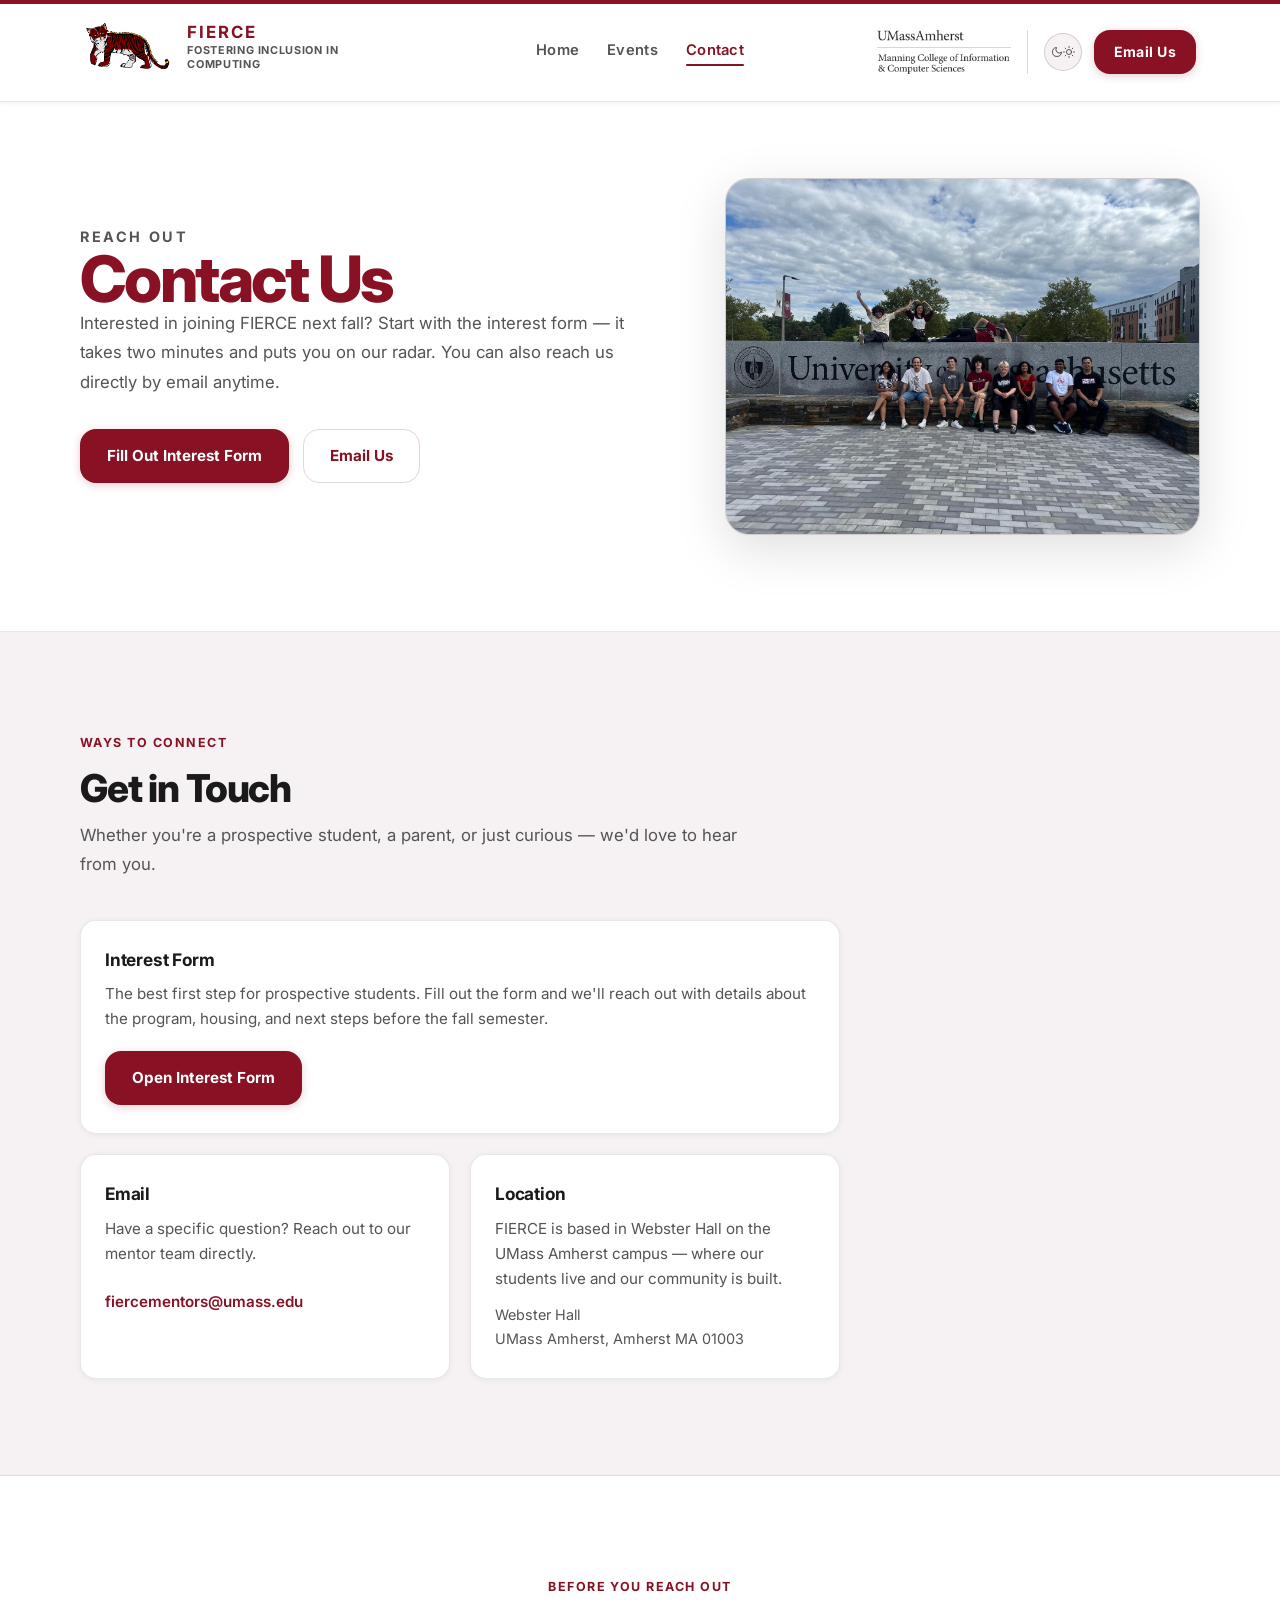
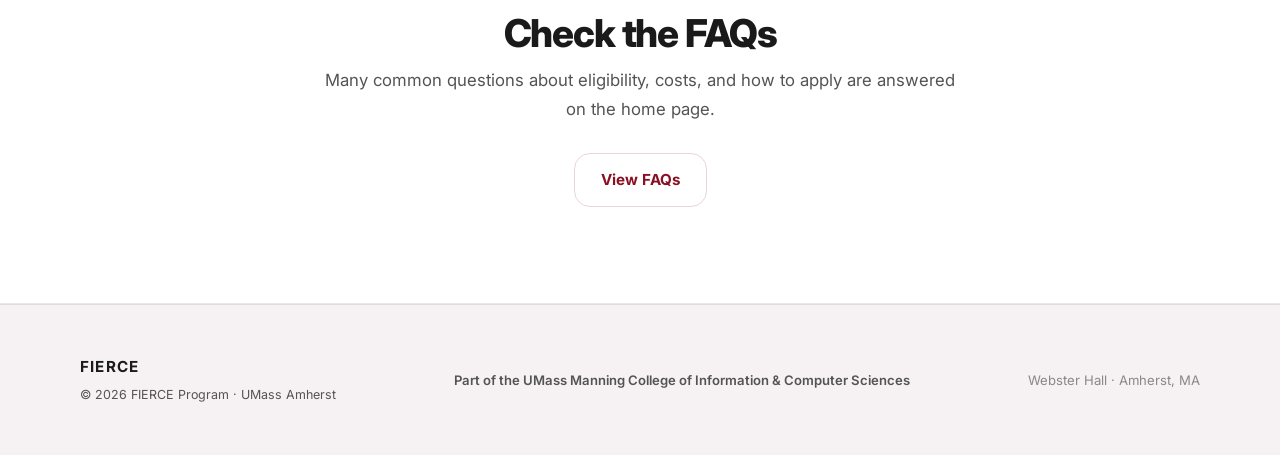
<file: contact.html>
<!DOCTYPE html>
<html lang="en">
<head>
  <meta charset="UTF-8">
  <meta name="viewport" content="width=device-width, initial-scale=1.0">
  <script>
    (function() {
      var saved = localStorage.getItem('fierceTheme');
      if (saved) document.documentElement.setAttribute('data-theme', saved);
      document.documentElement.classList.add('js');
    })();
  </script>
  <title>Contact — FIERCE · UMass CICS</title>
  <link rel="preconnect" href="https://fonts.googleapis.com">
  <link rel="preconnect" href="https://fonts.gstatic.com" crossorigin>
  <link href="https://fonts.googleapis.com/css2?family=Inter:wght@400;500;600;700;800&display=swap" rel="stylesheet">
  <link rel="stylesheet" href="./styles.css">
  <meta name="description" content="Connect with FIERCE — fill out the interest form or reach out directly to learn more about joining our Residential Academic Program (RAP).">
</head>
<body>

  <!-- nav -->
  <header class="site-header">
    <div class="nav-container">
      <div class="nav-left">
        <a href="./index.html" class="logo" aria-label="FIERCE Home">
          <img src="./images/fierce_tiger_sticker.png" alt="" class="logo-tiger" decoding="async" aria-hidden="true" />
          <span class="logo-copy">
            <span class="logo-text">FIERCE</span>
            <span class="logo-tagline">Fostering Inclusion in Computing</span>
          </span>
        </a>
      </div>

      <nav class="nav-center" aria-label="Primary navigation">
        <a href="./index.html" class="nav-link">Home</a>
        <a href="./programming.html" class="nav-link">Events</a>
        <a href="./contact.html" class="nav-link" aria-current="page">Contact</a>
      </nav>

      <div class="nav-right">
        <div class="nav-cics">
          <img src="./images/Manning_CICS-vert-b&w.png" alt="UMass Manning CICS" class="nav-cics-logo" />
        </div>
        <button class="theme-toggle" id="theme-toggle" aria-label="Toggle light/dark mode" type="button">
          <svg class="icon-moon" xmlns="http://www.w3.org/2000/svg" viewBox="0 0 24 24" fill="none" stroke="currentColor" stroke-width="2" stroke-linecap="round" stroke-linejoin="round" aria-hidden="true"><path d="M21 12.79A9 9 0 1 1 11.21 3 7 7 0 0 0 21 12.79z"/></svg>
          <svg class="icon-sun" xmlns="http://www.w3.org/2000/svg" viewBox="0 0 24 24" fill="none" stroke="currentColor" stroke-width="2" stroke-linecap="round" stroke-linejoin="round" aria-hidden="true"><circle cx="12" cy="12" r="5"/><line x1="12" y1="1" x2="12" y2="3"/><line x1="12" y1="21" x2="12" y2="23"/><line x1="4.22" y1="4.22" x2="5.64" y2="5.64"/><line x1="18.36" y1="18.36" x2="19.78" y2="19.78"/><line x1="1" y1="12" x2="3" y2="12"/><line x1="21" y1="12" x2="23" y2="12"/><line x1="4.22" y1="19.78" x2="5.64" y2="18.36"/><line x1="18.36" y1="5.64" x2="19.78" y2="4.22"/></svg>
        </button>
        <a href="mailto:fiercementors@umass.edu" class="cta-button">Email Us</a>
      </div>

      <button class="nav-hamburger" id="nav-hamburger" aria-label="Open navigation menu" aria-expanded="false" type="button">
        <span class="hamburger-bar"></span>
        <span class="hamburger-bar"></span>
        <span class="hamburger-bar"></span>
      </button>
    </div>

    <div class="nav-drawer" id="nav-drawer">
      <div class="nav-drawer-inner">
        <nav class="nav-drawer-links" aria-label="Mobile navigation">
          <a href="./index.html" class="nav-link">Home</a>
          <a href="./programming.html" class="nav-link">Events</a>
          <a href="./contact.html" class="nav-link" aria-current="page">Contact</a>
        </nav>
        <div class="nav-drawer-bottom">
          <button class="theme-toggle" aria-label="Toggle light/dark mode" type="button">
            <svg class="icon-moon" xmlns="http://www.w3.org/2000/svg" viewBox="0 0 24 24" fill="none" stroke="currentColor" stroke-width="2" stroke-linecap="round" stroke-linejoin="round" aria-hidden="true"><path d="M21 12.79A9 9 0 1 1 11.21 3 7 7 0 0 0 21 12.79z"/></svg>
            <svg class="icon-sun" xmlns="http://www.w3.org/2000/svg" viewBox="0 0 24 24" fill="none" stroke="currentColor" stroke-width="2" stroke-linecap="round" stroke-linejoin="round" aria-hidden="true"><circle cx="12" cy="12" r="5"/><line x1="12" y1="1" x2="12" y2="3"/><line x1="12" y1="21" x2="12" y2="23"/><line x1="4.22" y1="4.22" x2="5.64" y2="5.64"/><line x1="18.36" y1="18.36" x2="19.78" y2="19.78"/><line x1="1" y1="12" x2="3" y2="12"/><line x1="21" y1="12" x2="23" y2="12"/><line x1="4.22" y1="19.78" x2="5.64" y2="18.36"/><line x1="18.36" y1="5.64" x2="19.78" y2="4.22"/></svg>
          </button>
          <a href="mailto:fiercementors@umass.edu" class="cta-button">Email Us</a>
        </div>
      </div>
    </div>
  </header>

  <main>

    <!-- hero -->
    <section class="hero">
      <div class="hero-inner">
        <div class="hero-copy">
          <h1>
            <span class="hero-pretitle">Reach Out</span>
            <span class="brand-word">Contact Us</span>
          </h1>
          <p class="hero-desc">
            Interested in joining FIERCE next fall? Start with the interest form — it takes two minutes and puts you on our radar. You can also reach us directly by email anytime.
          </p>
          <div class="hero-actions">
            <a
              href="https://docs.google.com/forms/d/e/1FAIpQLSew4pa1JdKHlrvnweJweXvVA2nYrYq6j84JNCthol0vcb8Frw/viewform?usp=dialog"
              class="btn btn-primary"
              target="_blank"
              rel="noopener noreferrer"
            >
              Fill Out Interest Form
            </a>
            <a href="mailto:fiercementors@umass.edu" class="btn btn-secondary">Email Us</a>
          </div>
        </div>

        <div class="hero-photo-wrap">
          <div class="hero-photo-frame">
            <img
              src="./images/welcome_umass.jpeg"
              alt="Students at a UMass Amherst welcome event"
              decoding="async"
            />
          </div>
        </div>
      </div>
    </section>

    <!-- contact details -->
    <section class="section alt">
      <div class="container">
        <span class="section-label">Ways to Connect</span>
        <h2>Get in Touch</h2>
        <p class="section-lead">Whether you're a prospective student, a parent, or just curious — we'd love to hear from you.</p>

        <div class="contact-grid">

          <div class="card card-wide">
            <h3>Interest Form</h3>
            <p>
              The best first step for prospective students. Fill out the form and we'll reach out with details about the program, housing, and next steps before the fall semester.
            </p>
            <div style="margin-top: 20px; display: flex; gap: 12px; flex-wrap: wrap;">
              <a
                href="https://docs.google.com/forms/d/e/1FAIpQLSew4pa1JdKHlrvnweJweXvVA2nYrYq6j84JNCthol0vcb8Frw/viewform?usp=dialog"
                class="btn btn-primary"
                target="_blank"
                rel="noopener noreferrer"
              >
                Open Interest Form
              </a>
            </div>
          </div>

          <div class="card">
            <h3>Email</h3>
            <p>Have a specific question? Reach out to our mentor team directly.</p>
            <p style="margin-top: 12px;">
              <a href="mailto:fiercementors@umass.edu" class="text-link">
                fiercementors@umass.edu
              </a>
            </p>
          </div>

          <div class="card">
            <h3>Location</h3>
            <p>FIERCE is based in Webster Hall on the UMass Amherst campus — where our students live and our community is built.</p>
            <p style="margin-top: 12px; color: var(--text-muted); font-size: 0.9rem;">
              Webster Hall<br>
              UMass Amherst, Amherst MA 01003
            </p>
          </div>

        </div>
      </div>
    </section>

    <!-- faq quick link -->
    <section class="section">
      <div class="container" style="max-width: 640px; text-align: center;">
        <span class="section-label">Before You Reach Out</span>
        <h2>Check the FAQs</h2>
        <p class="section-lead" style="margin: 0 auto 28px;">
          Many common questions about eligibility, costs, and how to apply are answered on the home page.
        </p>
        <a href="./index.html#faqs" class="btn btn-secondary">View FAQs</a>
      </div>
    </section>

  </main>

  <!-- footer -->
  <footer class="site-footer">
    <div class="footer-inner">
      <div class="footer-brand">
        <div>
          <span class="footer-brand-name">FIERCE</span>
          <br>
          <span class="footer-brand-sub">© <span id="year"></span> FIERCE Program · UMass Amherst</span>
        </div>
      </div>
      <div class="footer-cics">
        <span class="footer-cics-text">Part of the UMass Manning College of Information &amp; Computer Sciences</span>
      </div>
      <p class="footer-copy">Webster Hall · Amherst, MA</p>
    </div>
  </footer>

  <button class="back-to-top" id="back-to-top" aria-label="Back to top">
    <svg xmlns="http://www.w3.org/2000/svg" viewBox="0 0 24 24" fill="none" stroke="currentColor" stroke-width="2.5" stroke-linecap="round" stroke-linejoin="round" aria-hidden="true"><polyline points="18 15 12 9 6 15"/></svg>
  </button>

  <script src="./script.js"></script>
</body>
</html>
</file>
<file: styles.css>
/* fierce - umass cics rap */

/* design tokens - light mode default */
:root {
  /* Backgrounds */
  --bg:          #ffffff;
  --bg-alt:      #f6f1f2;
  --bg-card:     #ffffff;
  --bg-nav:      rgba(255, 255, 255, 0.93);

  /* Text */
  --text:        #1a1a1a;
  --text-muted:  #545454;
  --text-xmuted: #888888;

  /* Brand */
  --brand:       #881124;
  --brand-2:     #a51c30;
  --brand-tint:  #fdf2f3;
  --brand-border: rgba(136, 17, 36, 0.18);

  /* UI chrome */
  --border:      rgba(0, 0, 0, 0.09);
  --border-mid:  rgba(0, 0, 0, 0.15);
  --shadow-sm:   0 1px 6px rgba(0, 0, 0, 0.06);
  --shadow-md:   0 4px 24px rgba(0, 0, 0, 0.09);
  --shadow-lg:   0 14px 52px rgba(0, 0, 0, 0.13);

  /* Radius */
  --r-sm: 10px;
  --r-md: 16px;
  --r-lg: 24px;

  /* Transition */
  --t: 240ms ease;
}

/* dark mode overrides */
[data-theme="dark"] {
  --bg:          #131011;
  --bg-alt:      #1c1718;
  --bg-card:     #221d1e;
  --bg-nav:      rgba(19, 16, 17, 0.93);

  --text:        #f0ecea;
  --text-muted:  #b8b0ae;
  --text-xmuted: #7a7a7a;

  --brand:       #d45a50;
  --brand-2:     #e06a60;
  --brand-tint:  rgba(200, 60, 50, 0.12);
  --brand-border: rgba(212, 90, 80, 0.28);

  --border:      rgba(255, 255, 255, 0.08);
  --border-mid:  rgba(255, 255, 255, 0.15);
  --shadow-sm:   0 1px 6px rgba(0, 0, 0, 0.3);
  --shadow-md:   0 4px 24px rgba(0, 0, 0, 0.4);
  --shadow-lg:   0 14px 52px rgba(0, 0, 0, 0.5);
}

/* reset and base styles */
*, *::before, *::after {
  box-sizing: border-box;
}

html {
  scroll-behavior: smooth;
}

body {
  margin: 0;
  padding: 0;
  background-color: var(--bg);
  color: var(--text);
  font-family:
    'Inter',
    system-ui,
    -apple-system,
    'Segoe UI',
    Roboto,
    Helvetica,
    Arial,
    sans-serif;
  font-size: 1rem;
  line-height: 1.7;
  transition: background-color var(--t), color var(--t);
}

img {
  display: block;
  max-width: 100%;
}

a {
  transition: color var(--t), opacity var(--t);
}

:focus-visible {
  outline: 2px solid var(--brand);
  outline-offset: 3px;
}

/* thin maroon stripe fixed at the top of the page */
body::before {
  content: "";
  display: block;
  height: 4px;
  background: var(--brand);
  position: fixed;
  top: 0;
  left: 0;
  right: 0;
  z-index: 2000;
}

/* navigation */
.site-header {
  position: sticky;
  top: 4px; /* below the top stripe */
  z-index: 1000;
  background: var(--bg-nav);
  backdrop-filter: blur(18px);
  -webkit-backdrop-filter: blur(18px);
  border-bottom: 1px solid var(--border);
  box-shadow: var(--shadow-sm);
  transition: background var(--t), border-color var(--t), box-shadow var(--t);
}

.nav-container {
  max-width: 1160px;
  margin: 0 auto;
  padding: 16px 24px;
  display: grid;
  grid-template-columns: 1fr auto 1fr;
  align-items: center;
  gap: 16px;
}

.nav-left  { justify-self: start; }
.nav-center { justify-self: center; display: flex; gap: 28px; }
.nav-right { justify-self: end; display: flex; align-items: center; gap: 12px; }

/* cics logo in nav */
.nav-cics {
  display: flex;
  align-items: center;
  padding-right: 16px;
  margin-right: 4px;
  border-right: 1px solid var(--border-mid);
}

.nav-cics-logo {
  height: 44px;
  width: auto;
  display: block;
  opacity: 0.85;
  transition: opacity var(--t), filter var(--t);
}

.nav-cics-logo:hover {
  opacity: 1;
}

[data-theme="dark"] .nav-cics-logo {
  filter: invert(1);
  opacity: 0.75;
}

/* logo */
.logo {
  display: inline-flex;
  align-items: center;
  gap: 14px;
  color: var(--text);
  text-decoration: none;
  font-weight: 700;
}

.logo-tiger {
  height: 56px;
  width: auto;
  display: block;
  flex-shrink: 0;
}

.logo-copy {
  display: flex;
  flex-direction: column;
  gap: 2px;
}

.logo-text {
  font-size: 1.05rem;
  letter-spacing: 0.12em;
  text-transform: uppercase;
  color: var(--brand);
  line-height: 1;
}

.logo-tagline {
  color: var(--text-muted);
  font-size: 0.68rem;
  letter-spacing: 0.06em;
  text-transform: uppercase;
  line-height: 1.3;
  max-width: 28ch;
}

/* nav links */
.nav-link {
  color: var(--text-muted);
  text-decoration: none;
  font-weight: 600;
  font-size: 0.92rem;
  letter-spacing: 0.02em;
  position: relative;
  padding-bottom: 3px;
  transition: color var(--t);
}

.nav-link:hover,
.nav-link[aria-current="page"] {
  color: var(--brand);
}

.nav-link::after {
  content: "";
  position: absolute;
  left: 0;
  right: 0;
  bottom: 0;
  height: 2px;
  background: var(--brand);
  border-radius: 2px;
  transform: scaleX(0);
  transition: transform 220ms ease;
}

.nav-link:hover::after,
.nav-link[aria-current="page"]::after {
  transform: scaleX(1);
}

/* theme toggle button */
.theme-toggle {
  display: flex;
  align-items: center;
  justify-content: center;
  width: 38px;
  height: 38px;
  border: 1px solid var(--border-mid);
  border-radius: 50%;
  background: var(--bg-alt);
  color: var(--text-muted);
  cursor: pointer;
  transition: background var(--t), color var(--t), border-color var(--t);
  flex-shrink: 0;
}

.theme-toggle:hover {
  background: var(--brand-tint);
  border-color: var(--brand-border);
  color: var(--brand);
}

.theme-toggle svg {
  width: 16px;
  height: 16px;
  display: block;
}

/* light mode shows moon, dark mode shows sun */
.icon-sun  { display: none; }
.icon-moon { display: block; }

/* dark mode flips which icon shows */
[data-theme="dark"] .icon-sun  { display: block; }
[data-theme="dark"] .icon-moon { display: none; }

/* cta button */
.cta-button {
  display: inline-flex;
  align-items: center;
  padding: 10px 20px;
  border-radius: var(--r-md);
  background: var(--brand);
  color: #ffffff;
  text-decoration: none;
  font-weight: 700;
  font-size: 0.88rem;
  letter-spacing: 0.03em;
  transition: background var(--t), box-shadow var(--t), transform var(--t);
  box-shadow: 0 2px 8px rgba(136, 17, 36, 0.22);
}

.cta-button:hover {
  background: var(--brand-2);
  transform: translateY(-1px);
  box-shadow: 0 6px 20px rgba(136, 17, 36, 0.3);
}

/* buttons */
.btn {
  display: inline-flex;
  align-items: center;
  justify-content: center;
  padding: 13px 26px;
  border-radius: var(--r-md);
  text-decoration: none;
  font-weight: 700;
  font-size: 0.95rem;
  transition: background var(--t), color var(--t), box-shadow var(--t), transform var(--t), border-color var(--t);
}

.btn-primary {
  background: var(--brand);
  color: #ffffff;
  border: 1px solid transparent;
  box-shadow: 0 2px 8px rgba(136, 17, 36, 0.22);
}

.btn-primary:hover {
  background: var(--brand-2);
  transform: translateY(-2px);
  box-shadow: 0 8px 24px rgba(136, 17, 36, 0.3);
}

.btn-secondary {
  background: transparent;
  color: var(--brand);
  border: 1.5px solid var(--brand-border);
}

.btn-secondary:hover {
  background: var(--brand-tint);
  border-color: var(--brand);
  transform: translateY(-2px);
}

/* cics affiliation badge */
.cics-badge {
  display: inline-flex;
  align-items: center;
  gap: 8px;
  padding: 6px 14px;
  border-radius: 999px;
  border: 1px solid var(--brand-border);
  background: var(--brand-tint);
  color: var(--brand);
  font-size: 0.78rem;
  font-weight: 700;
  letter-spacing: 0.06em;
  text-transform: uppercase;
  text-decoration: none;
}

.cics-badge img {
  height: 20px;
  width: auto;
}

/* hero section */
.hero {
  padding: 80px 24px 96px;
  background: var(--bg);
  border-bottom: 1px solid var(--border);
  transition: background var(--t);
}

.hero-inner {
  max-width: 1120px;
  margin: 0 auto;
  display: grid;
  grid-template-columns: minmax(0, 1.1fr) minmax(0, 0.9fr);
  align-items: center;
  gap: 64px;
}

.hero-inner--center {
  max-width: 720px;
  display: block;
  text-align: center;
}

.hero-copy {
  display: flex;
  flex-direction: column;
  align-items: flex-start;
  gap: 0;
}

.hero-badge {
  display: inline-flex;
  align-items: center;
  gap: 8px;
  margin-bottom: 24px;
  padding: 6px 14px;
  border-radius: 999px;
  border: 1px solid var(--brand-border);
  background: var(--brand-tint);
  color: var(--brand);
  font-size: 0.78rem;
  font-weight: 700;
  letter-spacing: 0.06em;
  text-transform: uppercase;
}

.hero-badge-dot {
  width: 6px;
  height: 6px;
  border-radius: 50%;
  background: var(--brand);
  flex-shrink: 0;
}

.hero-pretitle {
  display: block;
  margin-bottom: 4px;
  color: var(--text-muted);
  font-size: 0.9rem;
  font-weight: 700;
  letter-spacing: 0.18em;
  text-transform: uppercase;
}

.hero h1 {
  margin: 0;
  font-size: clamp(3rem, 5vw, 4.6rem);
  font-weight: 800;
  line-height: 0.96;
  letter-spacing: -0.04em;
  color: var(--text);
}

.hero h1 .brand-word {
  color: var(--brand);
  display: block;
}

.hero-subtitle {
  display: block;
  margin-top: 10px;
  margin-bottom: 20px;
  max-width: 44ch;
  color: var(--text-muted);
  font-size: 1rem;
  font-weight: 400;
  letter-spacing: 0;
  line-height: 1.6;
}

.hero-desc {
  margin: 0;
  max-width: 52ch;
  color: var(--text-muted);
  font-size: 1.05rem;
  line-height: 1.75;
}

.hero-actions {
  display: flex;
  flex-wrap: wrap;
  gap: 14px;
  margin-top: 32px;
}

/* hero photo side */
.hero-photo-wrap {
  position: relative;
}

.hero-photo-frame {
  border-radius: var(--r-lg);
  overflow: hidden;
  border: 1px solid var(--border-mid);
  box-shadow: var(--shadow-lg);
  aspect-ratio: 4 / 3;
  background: var(--bg-alt);
}

.hero-photo-frame img {
  width: 100%;
  height: 100%;
  object-fit: cover;
  display: block;
}

/* decorative accent behind photo */
.hero-photo-wrap::before {
  content: "";
  position: absolute;
  inset: -12px -12px 12px 12px;
  border-radius: var(--r-lg);
  border: 2px solid var(--brand-border);
  z-index: -1;
}

/* center hero variant for inner pages */
.hero-inner--center h1 {
  margin: 0;
  font-size: clamp(2.4rem, 4.5vw, 3.6rem);
}

.hero-inner--center .hero-desc {
  margin: 16px auto 0;
}

.hero-inner--center .hero-actions {
  justify-content: center;
}

/* sections */
.section {
  padding: 96px 24px;
  border-bottom: 1px solid var(--border);
  background: var(--bg);
  transition: background var(--t);
}

.section.alt {
  background: var(--bg-alt);
}

.container {
  max-width: 1120px;
  margin: 0 auto;
}

.section h2 {
  margin: 0 0 12px;
  font-size: clamp(2rem, 3vw, 2.6rem);
  font-weight: 800;
  letter-spacing: -0.03em;
  line-height: 1.1;
  color: var(--text);
}

.section-label {
  display: inline-block;
  margin-bottom: 14px;
  color: var(--brand);
  font-size: 0.78rem;
  font-weight: 700;
  letter-spacing: 0.12em;
  text-transform: uppercase;
}

.section-lead {
  max-width: 62ch;
  color: var(--text-muted);
  font-size: 1.05rem;
  line-height: 1.75;
  margin: 0;
}

.section-lead + .section-lead {
  margin-top: 16px;
}

/* section fade in on scroll */
.js .section .container {
  opacity: 0;
  transform: translateY(40px);
  transition:
    opacity 0.7s cubic-bezier(0.16, 1, 0.3, 1),
    transform 0.7s cubic-bezier(0.16, 1, 0.3, 1);
}

.js .section.visible .container {
  opacity: 1;
  transform: none;
}

.js .section .container > * {
  opacity: 0;
  transform: translateY(24px);
  transition:
    opacity 0.6s cubic-bezier(0.16, 1, 0.3, 1),
    transform 0.6s cubic-bezier(0.16, 1, 0.3, 1);
}

.js .section.visible .container > *:nth-child(1) { opacity: 1; transform: none; transition-delay: 0.15s; }
.js .section.visible .container > *:nth-child(2) { opacity: 1; transform: none; transition-delay: 0.25s; }
.js .section.visible .container > *:nth-child(3) { opacity: 1; transform: none; transition-delay: 0.35s; }
.js .section.visible .container > *:nth-child(4) { opacity: 1; transform: none; transition-delay: 0.45s; }
.js .section.visible .container > *:nth-child(5) { opacity: 1; transform: none; transition-delay: 0.55s; }
.js .section.visible .container > *:nth-child(6) { opacity: 1; transform: none; transition-delay: 0.65s; }

/* two column layout */
.split {
  display: grid;
  grid-template-columns: 1fr 1fr;
  gap: 64px;
  align-items: center;
  margin-top: 48px;
}

.split-text {
  display: flex;
  flex-direction: column;
  gap: 16px;
}

.split-text p {
  margin: 0;
  color: var(--text-muted);
  line-height: 1.75;
}

.split-photo {
  border-radius: var(--r-lg);
  overflow: hidden;
  border: 1px solid var(--border-mid);
  box-shadow: var(--shadow-md);
}

.split-photo img {
  width: 100%;
  height: 100%;
  object-fit: cover;
  display: block;
  aspect-ratio: 4 / 3;
}

/* cards */
.cards {
  display: grid;
  grid-template-columns: repeat(3, minmax(0, 1fr));
  gap: 20px;
  margin-top: 40px;
  list-style: none;
  padding: 0;
}

.card {
  background: var(--bg-card);
  border: 1px solid var(--border);
  border-radius: var(--r-md);
  padding: 28px 24px;
  box-shadow: var(--shadow-sm);
  transition: background var(--t), border-color var(--t), box-shadow var(--t), transform var(--t);
  display: flex;
  flex-direction: column;
}

.card:hover {
  box-shadow: var(--shadow-md);
  transform: translateY(-2px);
}

.card-icon {
  width: 44px;
  height: 44px;
  display: flex;
  align-items: center;
  justify-content: center;
  border-radius: var(--r-sm);
  background: var(--brand-tint);
  color: var(--brand);
  margin-bottom: 18px;
  font-size: 1.3rem;
}

.card img {
  width: 100%;
  height: 180px;
  object-fit: cover;
  border-radius: var(--r-sm);
  margin-bottom: 18px;
}

.card h3 {
  margin: 0 0 10px;
  font-size: 1.08rem;
  font-weight: 700;
  letter-spacing: -0.01em;
  color: var(--text);
  line-height: 1.3;
}

.card p {
  margin: 0;
  color: var(--text-muted);
  font-size: 0.95rem;
  line-height: 1.65;
  flex: 1;
}

/* benefits grid */
.benefits-grid {
  display: grid;
  grid-template-columns: repeat(2, minmax(0, 1fr));
  gap: 16px;
  margin-top: 36px;
}

.benefit-item {
  display: flex;
  align-items: flex-start;
  gap: 14px;
  padding: 20px;
  background: var(--bg-card);
  border: 1px solid var(--border);
  border-radius: var(--r-md);
  box-shadow: var(--shadow-sm);
  transition: background var(--t), box-shadow var(--t);
}

.benefit-icon {
  width: 36px;
  height: 36px;
  flex-shrink: 0;
  border-radius: var(--r-sm);
  background: var(--brand-tint);
  color: var(--brand);
  display: flex;
  align-items: center;
  justify-content: center;
  font-size: 1rem;
  margin-top: 1px;
}

.benefit-text {
  display: flex;
  flex-direction: column;
  gap: 2px;
}

.benefit-text strong {
  font-size: 0.92rem;
  font-weight: 700;
  color: var(--text);
}

.benefit-text span {
  font-size: 0.88rem;
  color: var(--text-muted);
  line-height: 1.55;
}

/* photo gallery */
.photo-grid {
  columns: 3;
  column-gap: 12px;
  margin-top: 40px;
}

.photo-grid-item {
  break-inside: avoid;
  margin-bottom: 12px;
  border-radius: var(--r-md);
  overflow: hidden;
  border: 1px solid var(--border);
  box-shadow: var(--shadow-sm);
  cursor: zoom-in;
  transition: box-shadow var(--t), transform var(--t), opacity var(--t);
}

.photo-grid-item:hover {
  box-shadow: var(--shadow-md);
  transform: scale(1.012);
  opacity: 0.9;
}

.photo-grid-item img {
  width: 100%;
  height: auto;
  display: block;
}

/* lightbox */
.lightbox {
  position: fixed;
  inset: 0;
  z-index: 3000;
  display: flex;
  align-items: center;
  justify-content: center;
  opacity: 0;
  pointer-events: none;
  transition: opacity 240ms ease;
}

.lightbox.is-open {
  opacity: 1;
  pointer-events: auto;
}

.lightbox-backdrop {
  position: absolute;
  inset: 0;
  background: rgba(0, 0, 0, 0.92);
}

.lightbox-stage {
  position: relative;
  z-index: 1;
  display: flex;
  align-items: center;
  justify-content: center;
  max-width: 92vw;
  max-height: 92vh;
}

.lightbox-img {
  max-width: 92vw;
  max-height: 88vh;
  width: auto;
  height: auto;
  border-radius: var(--r-md);
  box-shadow: 0 32px 96px rgba(0, 0, 0, 0.7);
  opacity: 1;
  transition: opacity 160ms ease;
  display: block;
}

.lightbox-img.is-switching {
  opacity: 0;
}

.lightbox-close {
  position: fixed;
  top: 18px;
  right: 20px;
  z-index: 2;
  width: 44px;
  height: 44px;
  display: flex;
  align-items: center;
  justify-content: center;
  background: rgba(255, 255, 255, 0.12);
  border: 1px solid rgba(255, 255, 255, 0.22);
  border-radius: 50%;
  color: #ffffff;
  cursor: pointer;
  transition: background 180ms ease;
}

.lightbox-close:hover {
  background: rgba(255, 255, 255, 0.24);
}

.lightbox-close svg,
.lightbox-prev svg,
.lightbox-next svg {
  width: 20px;
  height: 20px;
  display: block;
}

.lightbox-prev,
.lightbox-next {
  position: fixed;
  top: 50%;
  transform: translateY(-50%);
  z-index: 2;
  width: 48px;
  height: 48px;
  display: flex;
  align-items: center;
  justify-content: center;
  background: rgba(255, 255, 255, 0.12);
  border: 1px solid rgba(255, 255, 255, 0.22);
  border-radius: 50%;
  color: #ffffff;
  cursor: pointer;
  transition: background 180ms ease, opacity 180ms ease;
}

.lightbox-prev { left: 16px; }
.lightbox-next { right: 16px; }

.lightbox-prev:hover,
.lightbox-next:hover {
  background: rgba(255, 255, 255, 0.24);
}

.lightbox-counter {
  position: fixed;
  bottom: 20px;
  left: 50%;
  transform: translateX(-50%);
  z-index: 2;
  color: rgba(255, 255, 255, 0.6);
  font-size: 0.82rem;
  font-weight: 600;
  letter-spacing: 0.08em;
  pointer-events: none;
}

/* team */
.team-grid {
  display: flex;
  flex-wrap: wrap;
  gap: 24px;
  margin-top: 40px;
  justify-content: center;
}

.person {
  position: relative;
  flex: 0 1 200px;
  width: 200px;
  min-height: 300px;
  padding: 0;
  border: none;
  background: none;
  color: inherit;
  font: inherit;
  cursor: pointer;
  appearance: none;
  perspective: 1000px;
  text-align: center;
}

.person-inner {
  position: relative;
  display: block;
  width: 100%;
  min-height: 300px;
  transform-style: preserve-3d;
  transition: transform 400ms cubic-bezier(0.22, 1, 0.36, 1);
}

.person.is-flipped .person-inner {
  transform: rotateY(180deg);
}

.person-face {
  position: absolute;
  inset: 0;
  display: flex;
  flex-direction: column;
  align-items: center;
  padding: 24px 18px 20px;
  background: var(--bg-card);
  border: 1px solid var(--border);
  border-radius: var(--r-md);
  box-shadow: var(--shadow-sm);
  backface-visibility: hidden;
  -webkit-backface-visibility: hidden;
  transition: background var(--t), border-color var(--t), box-shadow var(--t);
}

.person:hover .person-face {
  border-color: var(--brand-border);
  box-shadow: var(--shadow-md);
}

.person-front { justify-content: flex-start; }

.person-back {
  justify-content: center;
  gap: 10px;
  transform: rotateY(180deg);
  background: var(--brand);
  border-color: transparent;
  color: #ffffff;
}

.person-back .team-role {
  color: rgba(255, 255, 255, 0.8);
}

.person-back .team-bio {
  color: rgba(255, 255, 255, 0.92);
}

.person-back .team-hint {
  color: rgba(255, 255, 255, 0.7);
}

.team-circle {
  width: 120px;
  height: 120px;
  border-radius: 50%;
  overflow: hidden;
  border: 2px solid var(--border-mid);
  box-shadow: var(--shadow-sm);
  margin-bottom: 16px;
}

.team-photo {
  width: 100%;
  height: 100%;
  object-fit: cover;
}

.team-photo--tight-crop {
  object-position: center 25%;
  transform: scale(1.08);
  transform-origin: center;
}

.team-role {
  display: block;
  font-size: 0.72rem;
  font-weight: 700;
  letter-spacing: 0.08em;
  text-transform: uppercase;
  color: var(--text-xmuted);
  margin-bottom: 6px;
}

.team-name {
  display: block;
  font-size: 0.95rem;
  font-weight: 700;
  color: var(--text);
  line-height: 1.3;
  margin-bottom: 4px;
}

.team-year {
  display: block;
  font-size: 0.82rem;
  color: var(--text-muted);
}

.team-bio {
  display: block;
  font-size: 0.88rem;
  color: var(--text-muted);
  line-height: 1.65;
  max-width: 18ch;
}

.team-hint {
  margin-top: auto;
  padding-top: 14px;
  font-size: 0.7rem;
  font-weight: 700;
  letter-spacing: 0.1em;
  text-transform: uppercase;
  color: var(--brand);
  display: block;
}

/* faq */
.faq {
  margin-top: 36px;
  display: grid;
  gap: 10px;
}

.faq details {
  background: var(--bg-card);
  border: 1px solid var(--border);
  border-radius: var(--r-md);
  padding: 0;
  overflow: hidden;
  box-shadow: var(--shadow-sm);
  transition: background var(--t), border-color var(--t), box-shadow var(--t);
}

.faq details[open] {
  border-color: var(--brand-border);
}

.faq summary {
  display: flex;
  align-items: center;
  justify-content: space-between;
  padding: 18px 22px;
  font-size: 1rem;
  font-weight: 700;
  color: var(--text);
  cursor: pointer;
  list-style: none;
  user-select: none;
}

.faq summary::-webkit-details-marker { display: none; }

.faq summary::after {
  content: "";
  width: 18px;
  height: 18px;
  flex-shrink: 0;
  background: var(--brand);
  mask-image: url("data:image/svg+xml,%3Csvg xmlns='http://www.w3.org/2000/svg' viewBox='0 0 24 24' fill='none' stroke='white' stroke-width='2.5' stroke-linecap='round' stroke-linejoin='round'%3E%3Cpath d='M6 9l6 6 6-6'/%3E%3C/svg%3E");
  -webkit-mask-image: url("data:image/svg+xml,%3Csvg xmlns='http://www.w3.org/2000/svg' viewBox='0 0 24 24' fill='none' stroke='white' stroke-width='2.5' stroke-linecap='round' stroke-linejoin='round'%3E%3Cpath d='M6 9l6 6 6-6'/%3E%3C/svg%3E");
  mask-size: cover;
  -webkit-mask-size: cover;
  transition: transform 220ms ease;
}

.faq details[open] summary::after {
  transform: rotate(180deg);
}

.faq-body {
  padding: 0 22px 20px;
  color: var(--text-muted);
  font-size: 0.96rem;
  line-height: 1.75;
}

.faq-body p {
  margin: 0;
}

.faq-body p + p {
  margin-top: 10px;
}

/* contact */
.contact-grid {
  display: grid;
  grid-template-columns: repeat(2, minmax(0, 1fr));
  gap: 20px;
  margin-top: 40px;
  max-width: 760px;
}

.card-wide {
  grid-column: 1 / -1;
}

.text-link {
  color: var(--brand);
  text-decoration: none;
  font-weight: 600;
  border-bottom: 1px solid transparent;
  transition: border-color var(--t), opacity var(--t);
}

.text-link:hover {
  border-bottom-color: var(--brand);
  opacity: 0.8;
}

/* footer */
.site-footer {
  background: var(--bg-alt);
  border-top: 1px solid var(--border);
  padding: 48px 24px;
  transition: background var(--t);
}

.footer-inner {
  max-width: 1120px;
  margin: 0 auto;
  display: flex;
  align-items: center;
  justify-content: space-between;
  flex-wrap: wrap;
  gap: 20px;
}

.footer-brand {
  display: flex;
  align-items: center;
  gap: 12px;
}

.footer-brand-name {
  font-weight: 700;
  font-size: 0.95rem;
  color: var(--text);
  letter-spacing: 0.08em;
  text-transform: uppercase;
}

.footer-brand-sub {
  font-size: 0.78rem;
  color: var(--text-muted);
}

.footer-cics {
  display: flex;
  align-items: center;
  gap: 10px;
}

.footer-cics-text {
  font-size: 0.82rem;
  color: var(--text-muted);
  font-weight: 600;
}

.footer-copy {
  font-size: 0.82rem;
  color: var(--text-xmuted);
  margin: 0;
}

/* stats strip */
.stats-strip {
  background: var(--brand);
  color: #ffffff;
}

.stats-grid {
  display: grid;
  grid-template-columns: repeat(4, 1fr);
  max-width: 1120px;
  margin: 0 auto;
  padding: 0 24px;
}

.stat-item {
  padding: 36px 20px;
  text-align: center;
  border-right: 1px solid rgba(255, 255, 255, 0.15);
}

.stat-item:last-child {
  border-right: none;
}

.stat-number {
  display: block;
  font-size: clamp(2rem, 3.5vw, 2.8rem);
  font-weight: 800;
  letter-spacing: -0.04em;
  line-height: 1;
  margin-bottom: 8px;
}

.stat-label {
  display: block;
  font-size: 0.75rem;
  font-weight: 600;
  letter-spacing: 0.1em;
  text-transform: uppercase;
  opacity: 0.8;
}

/* hamburger button */
.nav-hamburger {
  display: none;
  flex-direction: column;
  justify-content: center;
  gap: 5px;
  width: 40px;
  height: 40px;
  padding: 9px;
  background: none;
  border: 1px solid var(--border-mid);
  border-radius: var(--r-sm);
  cursor: pointer;
  color: var(--text);
  transition: background var(--t), border-color var(--t);
  flex-shrink: 0;
}

.nav-hamburger:hover {
  background: var(--bg-alt);
  border-color: var(--brand-border);
}

.hamburger-bar {
  display: block;
  width: 100%;
  height: 2px;
  background: currentColor;
  border-radius: 2px;
  transition: transform 280ms ease, opacity 280ms ease;
}

.nav-hamburger[aria-expanded="true"] .hamburger-bar:nth-child(1) {
  transform: translateY(7px) rotate(45deg);
}

.nav-hamburger[aria-expanded="true"] .hamburger-bar:nth-child(2) {
  opacity: 0;
  transform: scaleX(0);
}

.nav-hamburger[aria-expanded="true"] .hamburger-bar:nth-child(3) {
  transform: translateY(-7px) rotate(-45deg);
}

/* mobile nav drawer */
.nav-drawer {
  overflow: hidden;
  max-height: 0;
  transition: max-height 360ms cubic-bezier(0.16, 1, 0.3, 1);
  background: var(--bg-nav);
  backdrop-filter: blur(18px);
  -webkit-backdrop-filter: blur(18px);
  border-top: 1px solid transparent;
  transition: max-height 360ms cubic-bezier(0.16, 1, 0.3, 1),
              border-color var(--t);
}

.nav-drawer.is-open {
  max-height: 420px;
  border-top-color: var(--border);
}

.nav-drawer-inner {
  padding: 16px 24px 24px;
  display: flex;
  flex-direction: column;
  gap: 16px;
}

.nav-drawer-links {
  display: flex;
  flex-direction: column;
}

.nav-drawer-links .nav-link {
  padding: 12px 0;
  font-size: 1rem;
  border-bottom: 1px solid var(--border);
}

.nav-drawer-links .nav-link:last-child {
  border-bottom: none;
}

.nav-drawer-bottom {
  display: flex;
  align-items: center;
  gap: 12px;
  padding-top: 4px;
}

.nav-drawer-bottom .cta-button {
  flex: 1;
  text-align: center;
  justify-content: center;
}

/* back to top button */
.back-to-top {
  position: fixed;
  bottom: 28px;
  right: 28px;
  z-index: 990;
  width: 44px;
  height: 44px;
  display: flex;
  align-items: center;
  justify-content: center;
  border-radius: 50%;
  background: var(--brand);
  color: #ffffff;
  border: none;
  cursor: pointer;
  box-shadow: var(--shadow-md);
  opacity: 0;
  transform: translateY(10px);
  pointer-events: none;
  transition: opacity 280ms ease, transform 280ms ease,
              background var(--t), box-shadow var(--t);
}

.back-to-top.is-visible {
  opacity: 1;
  transform: none;
  pointer-events: auto;
}

.back-to-top:hover {
  background: var(--brand-2);
  transform: translateY(-3px);
  box-shadow: var(--shadow-lg);
}

.back-to-top svg {
  width: 18px;
  height: 18px;
  display: block;
}

/* faq smooth animation */
.faq-body {
  overflow: hidden;
  transition: height 300ms cubic-bezier(0.16, 1, 0.3, 1);
}

/* animations */

/* keyframes */
@keyframes tigerFloat {
  0%, 100% { transform: translateY(0px); }
  50%       { transform: translateY(-6px); }
}

@keyframes brandGlow {
  0%, 100% { text-shadow: 0 0 40px rgba(136, 17, 36, 0.08); }
  50%       { text-shadow: 0 0 80px rgba(136, 17, 36, 0.28); }
}

@keyframes rippleAnim {
  to {
    transform: translate(-50%, -50%) scale(90);
    opacity: 0;
  }
}

/* hero entrance stagger on page load */
.js .hero .hero-copy > *,
.js .hero .hero-photo-wrap {
  opacity: 0;
  transform: translateY(22px);
  transition:
    opacity  0.75s cubic-bezier(0.16, 1, 0.3, 1),
    transform 0.75s cubic-bezier(0.16, 1, 0.3, 1);
}

.js.page-loaded .hero .hero-copy > *:nth-child(1) { opacity: 1; transform: none; transition-delay: 0.05s; }
.js.page-loaded .hero .hero-copy > *:nth-child(2) { opacity: 1; transform: none; transition-delay: 0.17s; }
.js.page-loaded .hero .hero-copy > *:nth-child(3) { opacity: 1; transform: none; transition-delay: 0.28s; }
.js.page-loaded .hero .hero-copy > *:nth-child(4) { opacity: 1; transform: none; transition-delay: 0.38s; }
.js.page-loaded .hero .hero-copy > *:nth-child(5) { opacity: 1; transform: none; transition-delay: 0.48s; }
.js.page-loaded .hero .hero-photo-wrap            { opacity: 1; transform: none; transition-delay: 0.22s; }

/* stats strip entrance */
.js .stats-strip {
  opacity: 0;
  transform: translateY(10px);
  transition: opacity 0.6s ease 0.6s, transform 0.6s ease 0.6s;
}

.js.page-loaded .stats-strip {
  opacity: 1;
  transform: none;
}

/* scroll progress bar overlays the top stripe */
body::after {
  content: "";
  position: fixed;
  top: 0;
  left: 0;
  height: 4px;
  width: var(--scroll-progress, 0%);
  background: rgba(255, 255, 255, 0.5);
  z-index: 2001;
  pointer-events: none;
}

/* tiger float animation */
.logo-tiger {
  animation: tigerFloat 3.5s ease-in-out infinite;
  transition: height var(--t);
}

/* nav shrinks when user scrolls down */
.site-header.is-scrolled .nav-container {
  padding-top: 10px;
  padding-bottom: 10px;
}

.site-header.is-scrolled .logo-tiger {
  height: 44px;
}

.site-header.is-scrolled .nav-cics-logo {
  height: 36px;
  transition: height var(--t), opacity var(--t), filter var(--t);
}

/* brand name glow pulse */
.hero h1 .brand-word {
  animation: brandGlow 4s ease-in-out infinite;
}

/* button ripple effect */
.btn,
.cta-button {
  position: relative;
  overflow: hidden;
}

.ripple {
  position: absolute;
  border-radius: 50%;
  width: 6px;
  height: 6px;
  background: rgba(255, 255, 255, 0.32);
  transform: translate(-50%, -50%) scale(0);
  animation: rippleAnim 0.55s ease-out forwards;
  pointer-events: none;
}

/* gallery image zoom on hover */
.photo-grid-item img {
  transition: transform 420ms cubic-bezier(0.34, 1.2, 0.64, 1);
}

.photo-grid-item:hover img {
  transform: scale(1.07);
}

/* staggered card reveal animations */
.js .section .cards .card {
  opacity: 0;
  transform: translateY(18px);
  transition:
    opacity  0.5s cubic-bezier(0.16, 1, 0.3, 1),
    transform 0.5s cubic-bezier(0.16, 1, 0.3, 1);
}

.js .section.visible .cards .card:nth-child(1) { opacity: 1; transform: none; transition-delay: 0.22s; }
.js .section.visible .cards .card:nth-child(2) { opacity: 1; transform: none; transition-delay: 0.36s; }
.js .section.visible .cards .card:nth-child(3) { opacity: 1; transform: none; transition-delay: 0.50s; }

/* benefit items */
.js .section .benefits-grid .benefit-item {
  opacity: 0;
  transform: translateY(16px);
  transition:
    opacity  0.5s cubic-bezier(0.16, 1, 0.3, 1),
    transform 0.5s cubic-bezier(0.16, 1, 0.3, 1);
}

.js .section.visible .benefits-grid .benefit-item:nth-child(1) { opacity: 1; transform: none; transition-delay: 0.20s; }
.js .section.visible .benefits-grid .benefit-item:nth-child(2) { opacity: 1; transform: none; transition-delay: 0.30s; }
.js .section.visible .benefits-grid .benefit-item:nth-child(3) { opacity: 1; transform: none; transition-delay: 0.40s; }
.js .section.visible .benefits-grid .benefit-item:nth-child(4) { opacity: 1; transform: none; transition-delay: 0.50s; }
.js .section.visible .benefits-grid .benefit-item:nth-child(5) { opacity: 1; transform: none; transition-delay: 0.60s; }
.js .section.visible .benefits-grid .benefit-item:nth-child(6) { opacity: 1; transform: none; transition-delay: 0.70s; }

/* team cards */
.js .section .team-grid .person {
  opacity: 0;
  transform: translateY(16px) scale(0.97);
  transition:
    opacity  0.5s cubic-bezier(0.16, 1, 0.3, 1),
    transform 0.5s cubic-bezier(0.16, 1, 0.3, 1);
}

.js .section.visible .team-grid .person:nth-child(1) { opacity: 1; transform: none; transition-delay: 0.10s; }
.js .section.visible .team-grid .person:nth-child(2) { opacity: 1; transform: none; transition-delay: 0.20s; }
.js .section.visible .team-grid .person:nth-child(3) { opacity: 1; transform: none; transition-delay: 0.30s; }
.js .section.visible .team-grid .person:nth-child(4) { opacity: 1; transform: none; transition-delay: 0.40s; }
.js .section.visible .team-grid .person:nth-child(5) { opacity: 1; transform: none; transition-delay: 0.50s; }
.js .section.visible .team-grid .person:nth-child(6) { opacity: 1; transform: none; transition-delay: 0.60s; }
.js .section.visible .team-grid .person:nth-child(7) { opacity: 1; transform: none; transition-delay: 0.70s; }

/* responsive breakpoints */
@media (max-width: 1024px) {
  .hero-inner {
    gap: 40px;
  }

  .cards {
    grid-template-columns: repeat(2, minmax(0, 1fr));
  }

  .photo-grid {
    columns: 2;
  }

  .benefits-grid {
    grid-template-columns: 1fr;
  }

  .split {
    grid-template-columns: 1fr;
    gap: 36px;
  }
}

@media (max-width: 780px) {
  body::before {
    position: fixed;
  }

  .nav-container {
    grid-template-columns: 1fr auto;
    justify-items: unset;
    align-items: center;
    gap: 0;
    padding: 14px 20px;
  }

  .nav-left {
    justify-self: start;
  }

  .nav-center,
  .nav-right {
    display: none;
  }

  .nav-cics {
    display: none;
  }

  .nav-hamburger {
    display: flex;
  }

  .logo {
    gap: 10px;
  }

  .logo-media {
    width: 44px;
    height: 44px;
  }

  .hero {
    padding: 60px 20px 72px;
  }

  .hero-inner {
    grid-template-columns: 1fr;
    gap: 36px;
  }

  .hero-photo-wrap::before {
    display: none;
  }

  .section {
    padding: 72px 20px;
  }

  .cards {
    grid-template-columns: 1fr;
  }

  .photo-grid {
    columns: 2;
  }

  .contact-grid {
    grid-template-columns: 1fr;
  }

  .footer-inner {
    flex-direction: column;
    align-items: flex-start;
    gap: 16px;
  }
}

@media (max-width: 640px) {
  .stats-grid {
    grid-template-columns: repeat(2, 1fr);
    padding: 0;
  }

  .stat-item {
    padding: 28px 16px;
    border-right: 1px solid rgba(255, 255, 255, 0.15);
    border-bottom: 1px solid rgba(255, 255, 255, 0.15);
  }

  .stat-item:nth-child(2n) { border-right: none; }
  .stat-item:nth-child(3),
  .stat-item:nth-child(4) { border-bottom: none; }
}

@media (max-width: 560px) {
  .nav-center {
    gap: 14px;
  }

  .hero h1 {
    font-size: clamp(2.6rem, 10vw, 3.4rem);
  }

  .hero-actions {
    flex-direction: column;
  }

  .btn {
    width: 100%;
    justify-content: center;
  }

  .cta-button {
    width: 100%;
    justify-content: center;
    text-align: center;
  }

  .person {
    flex-basis: 160px;
    width: 160px;
    min-height: 270px;
  }

  .person-inner {
    min-height: 270px;
  }

  .team-circle {
    width: 100px;
    height: 100px;
  }

  .photo-grid {
    columns: 1;
  }
}
</file>
